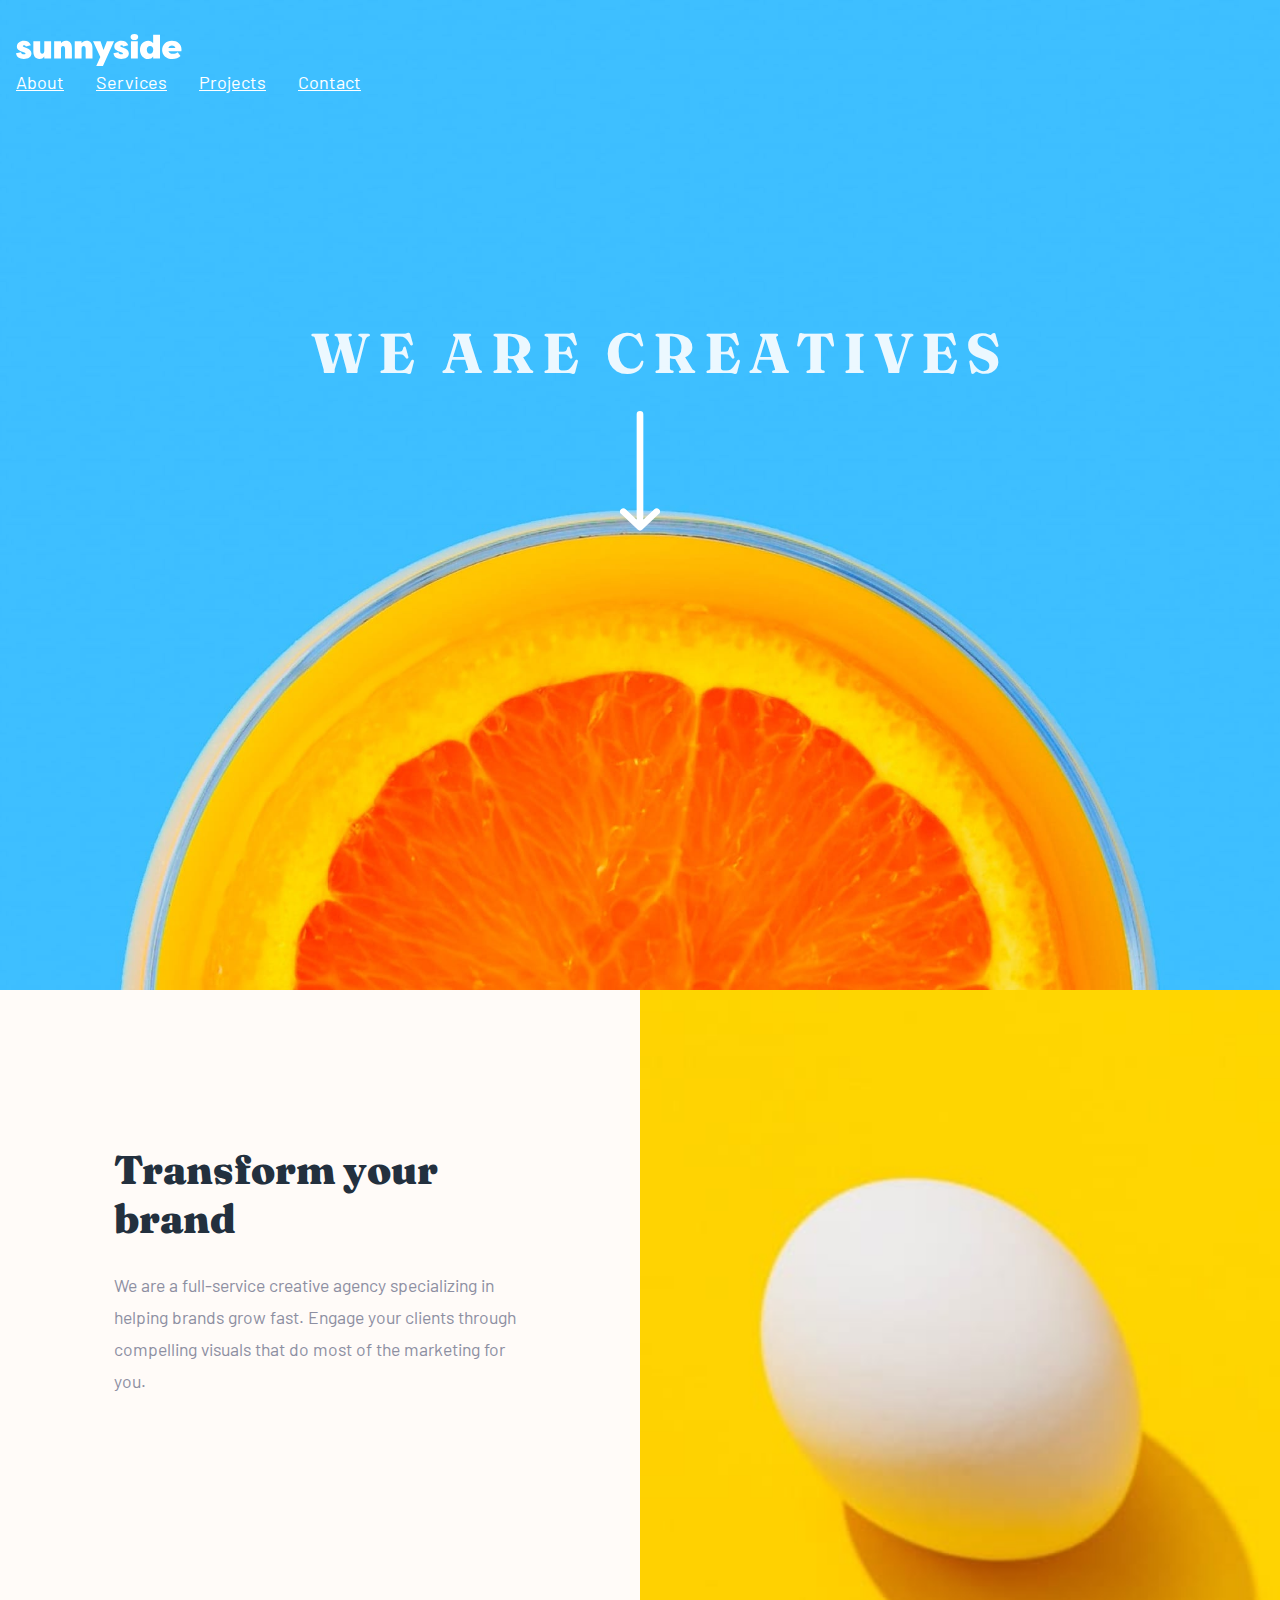
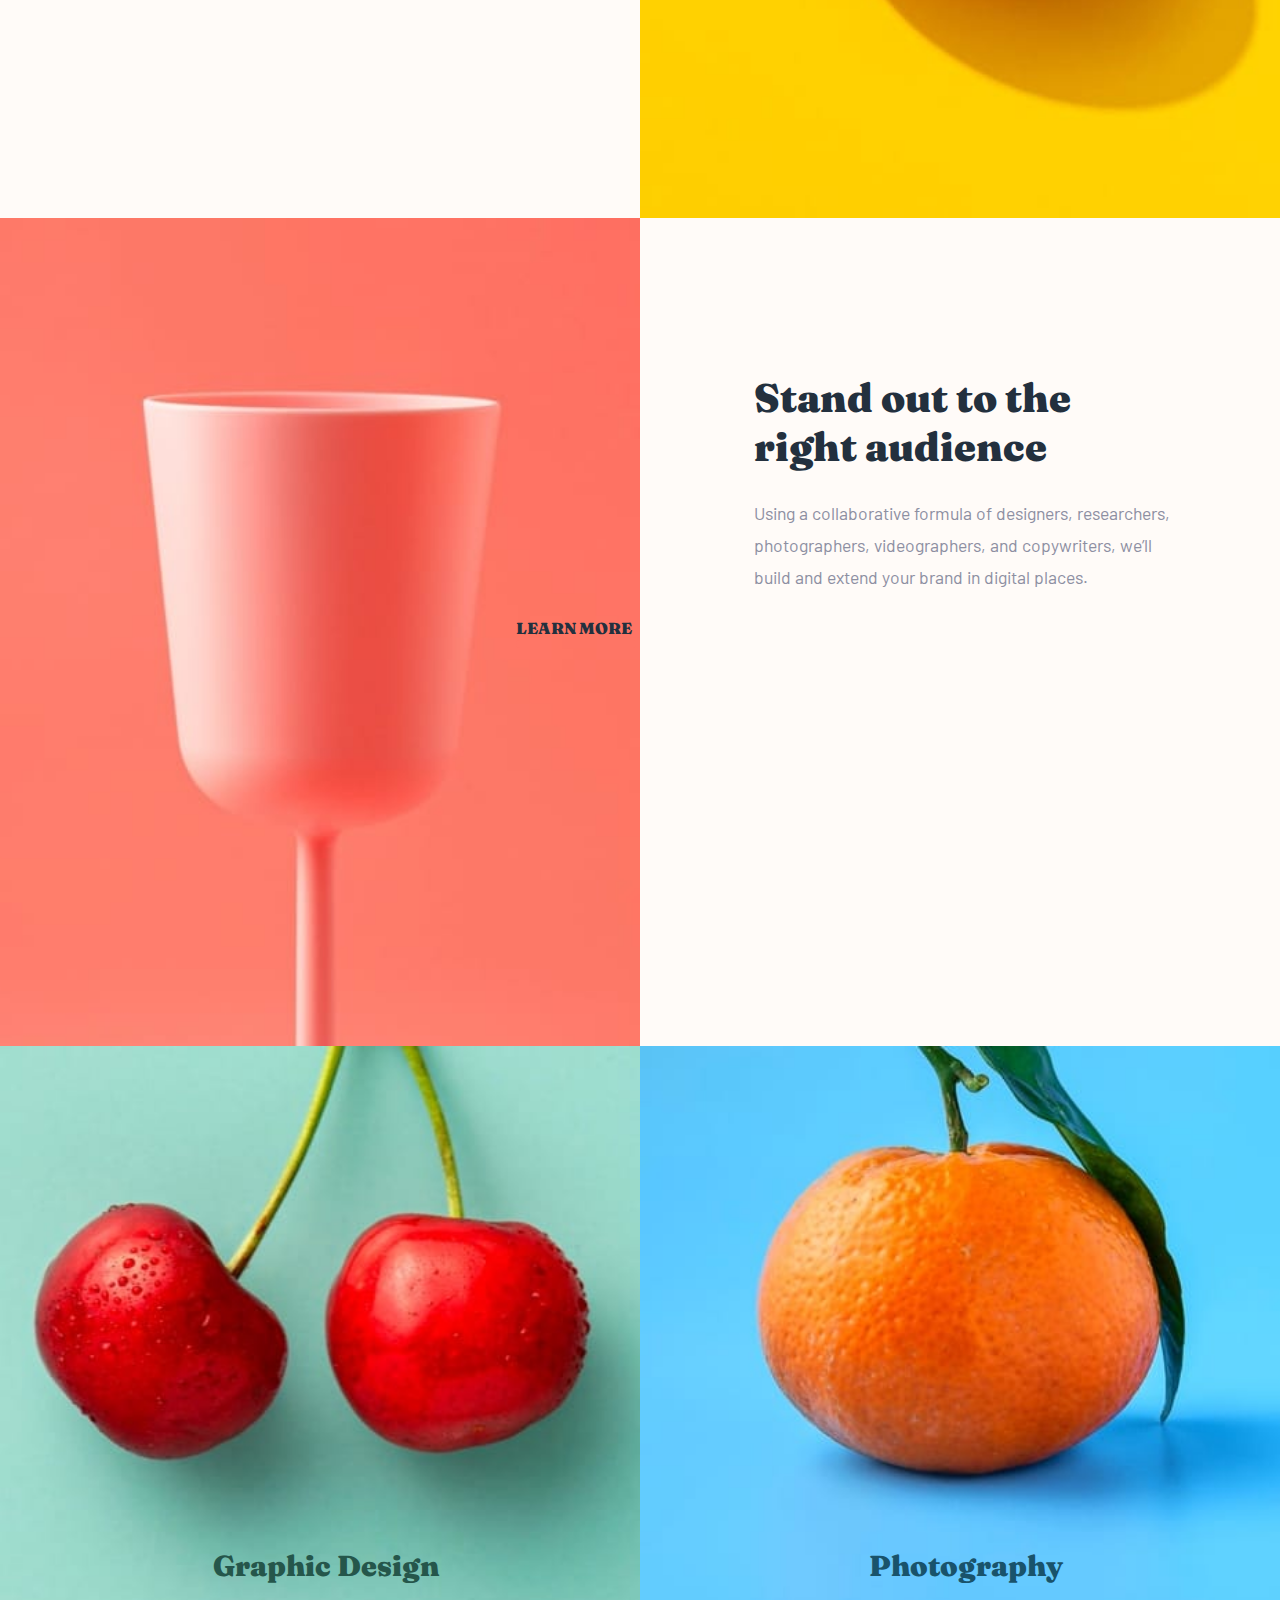
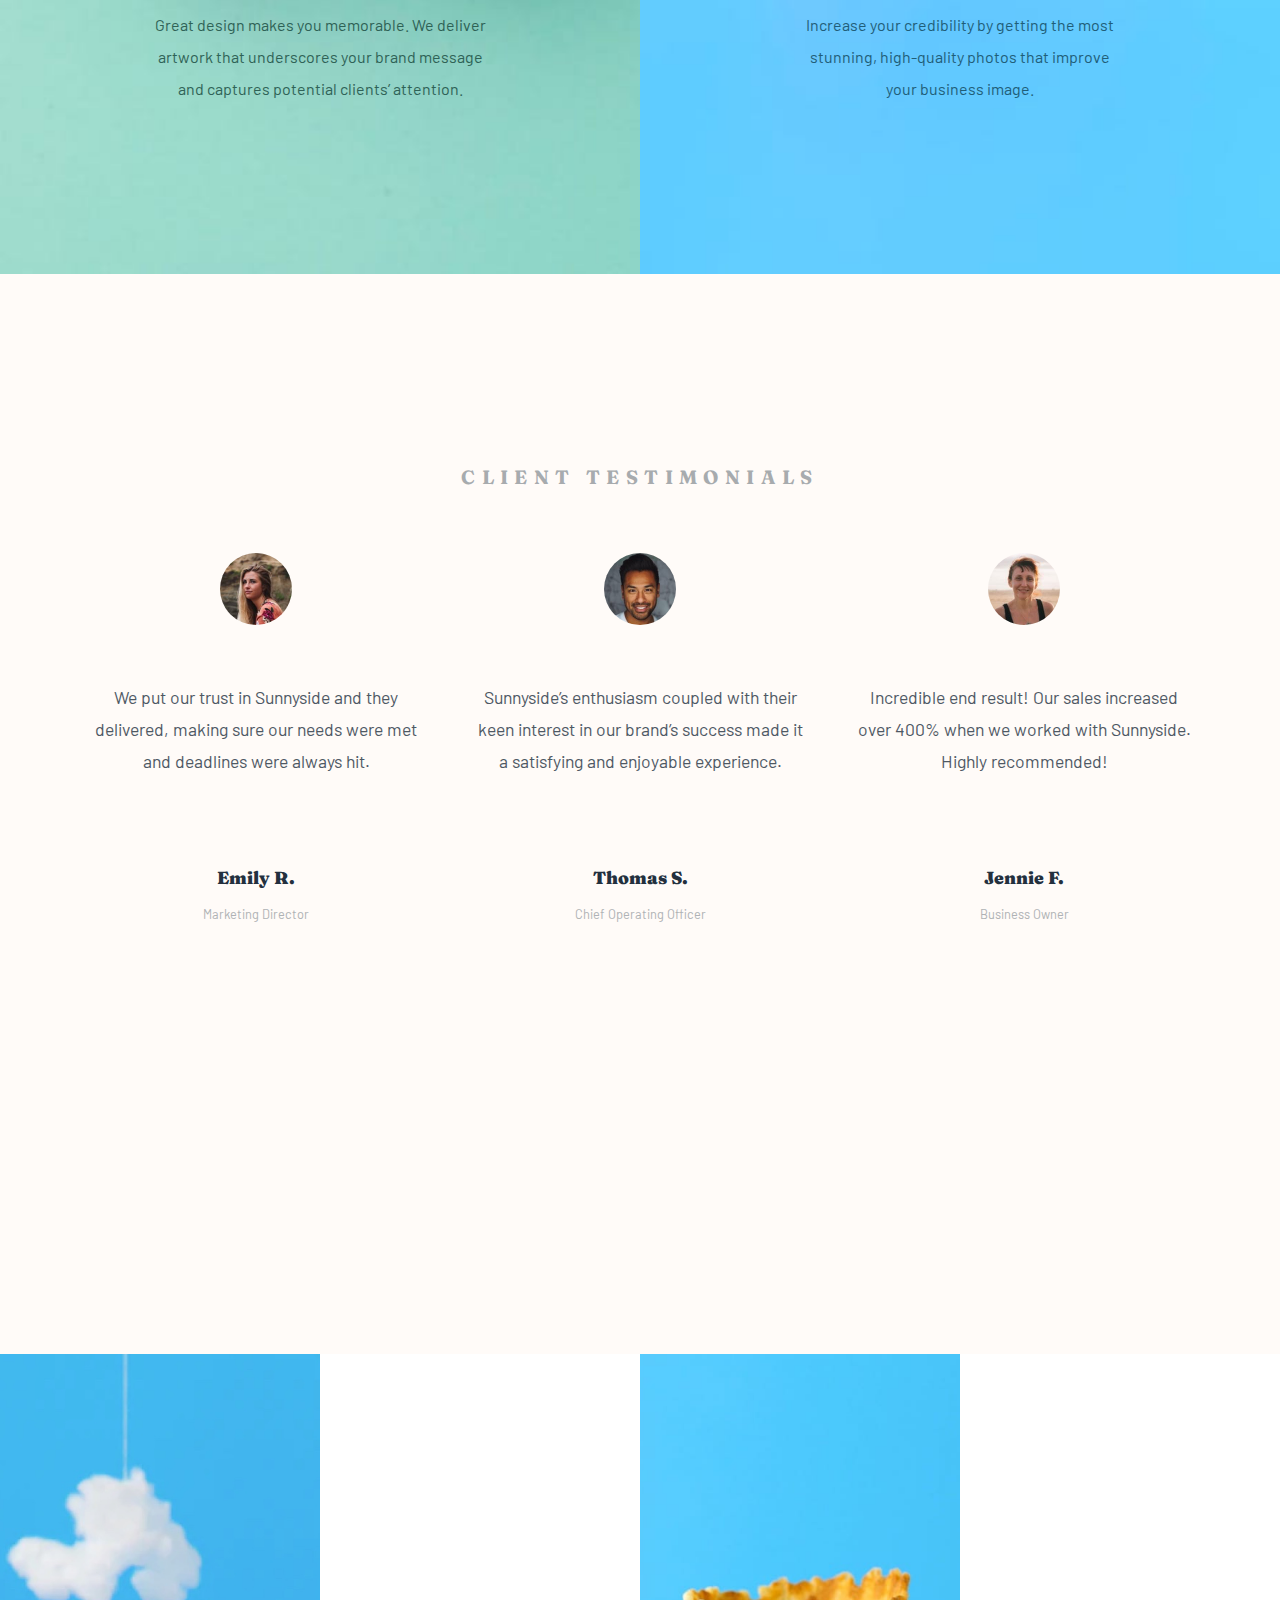
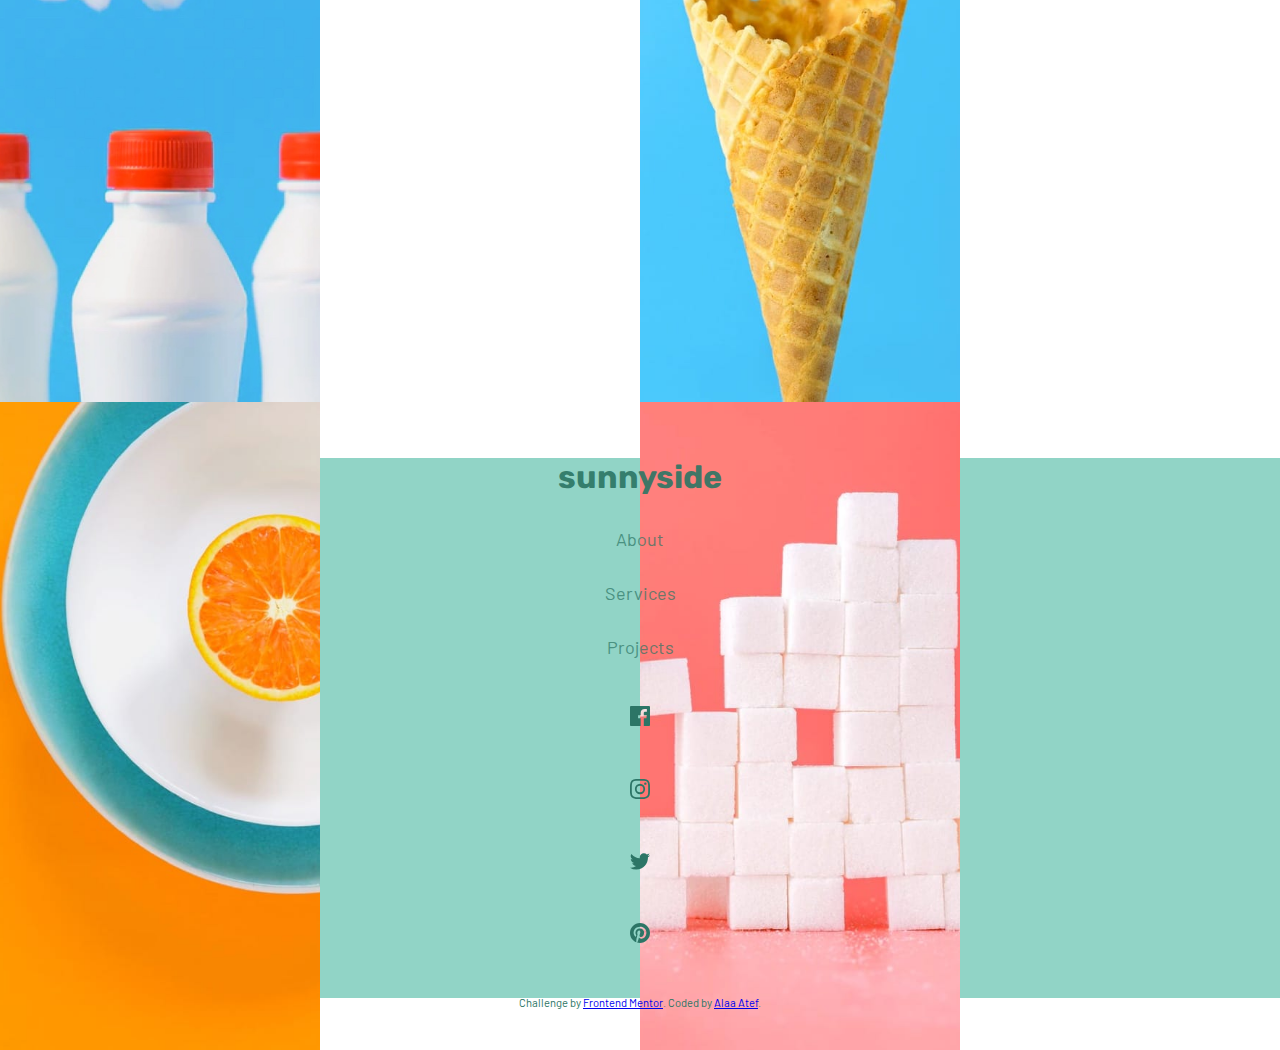
<file: index.html>
<!DOCTYPE html>
<html lang="en">
  <head>
    <meta charset="UTF-8" />
    <meta name="viewport" content="width=device-width, initial-scale=1.0" />
    <!-- displays site properly based on user's device -->

    <link
      rel="icon"
      type="image/png"
      sizes="32x32"
      href="images/favicon-32x32.png"
    />

    <title>Frontend Mentor | Sunnyside agency landing page</title>
    <!-- Bootstrap -->
    <link
      href="https://cdn.jsdelivr.net/npm/bootstrap@5.1.1/dist/css/bootstrap.min.css"
      rel="stylesheet"
      integrity="sha384-F3w7mX95PdgyTmZZMECAngseQB83DfGTowi0iMjiWaeVhAn4FJkqJByhZMI3AhiU"
      crossorigin="anonymous"
    />
    <!-- Jquery -->
    <script src="https://ajax.googleapis.com/ajax/libs/jquery/3.6.0/jquery.min.js"></script>
    <script src="https://maxcdn.bootstrapcdn.com/bootstrap/3.4.1/js/bootstrap.min.js"></script>
    <link rel="stylesheet" href="style.css" />
  </head>
  <body>
    <header class="container-fluid">
      <nav class="navbar d-flex">
        <img src="images/logo.svg" alt="logo" class="logo" />
        <ul class="nav-menu">
          <li class="nav-item">
            <a href="#" class="nav-link">About</a>
          </li>
          <li class="nav-item">
            <a href="#" class="nav-link">Services</a>
          </li>
          <li class="nav-item">
            <a href="#" class="nav-link">Projects</a>
          </li>
          <li class="nav-item">
            <a href="#" class="nav-link">Contact</a>
          </li>
        </ul>
        <div class="d-flex">
          <img id="hamburger" src="images/icon-hamburger.svg" alt="">
        </div>
        
      </nav>
      
      <div class="h1-and-arrow">
        <h1>We are creatives</h1>
        <img
          src="images/icon-arrow-down.svg"
          alt="arrow down icon"
          class="arrow"
        />
      </div>
    </header>
    <main>
      <div class="flex-container container-fluid d-flex">
        <div class="grid-container">
          <div class="flex-row flex-one img-fluid flex-img grid-one grid-item"></div>
          <div class="flex-row flex-two flex-text soft-red-bg grid-two grid-item">
            <div class="d-flex text">
              <h2>Transform your brand</h2>
              <p>
                We are a full-service creative agency specializing in helping
                brands grow fast. Engage your clients through compelling visuals
                that do most of the marketing for you.
              </p>
              <a href="#" class="underlined">Learn more</a>
            </div>
          </div>
          <div class="flex-row flex-three img-fluid flex-img grid-three grid-item"></div>
          <div class="flex-row flex-four flex-text soft-red-bg grid-four grid-item">
            <div class="d-flex text">
              <h2>Stand out to the right audience</h2>
              <p>
                Using a collaborative formula of designers, researchers,
                photographers, videographers, and copywriters, we’ll build and
                extend your brand in digital places.
              </p>
              <a href="#" class="underlined">Learn more</a>
            </div>
          </div>
          <div class="flex-row flex-five img-and-txt grid-five grid-item">
            <div class="d-flex text">
              <h2>Graphic design</h2>
              <p>
                Great design makes you memorable. We deliver artwork that
                underscores your brand message and captures potential clients’
                attention.
              </p>
        </div>
          </div>
        <div class="flex-row flex-six img-and-txt grid-six grid-item">
          <div class="d-flex text">
              <h2>Photography</h2>
              <p>
                Increase your credibility by getting the most stunning,
                high-quality photos that improve your business image.
              </p>
        </div>
        </div>
      </div>

      <div class="client-test container-fluid soft-red-bg">
        <h3>Client testimonials</h3>
        <div class="client-test-container d-flex">
          <div class="flex-item emily">
            <div class="img-container"><div class="img"></div></div>

            <p class="text">
              We put our trust in Sunnyside and they delivered, making sure our
              needs were met and deadlines were always hit.
            </p>
            <h4 class="name">Emily R.</h4>
            <p class="title">Marketing Director</p>
          </div>

          <div class="flex-item thomas">
            <div class="img-container"><div class="img"></div></div>
            <p class="text">
              Sunnyside’s enthusiasm coupled with their keen interest in our
              brand’s success made it a satisfying and enjoyable experience.
            </p>
            <h4 class="name">Thomas S.</h4>
            <p class="title">Chief Operating Officer</p>
          </div>
          <div class="flex-item jennie">
            <div class="img-container"><div class="img"></div></div>
            <p class="text">
              Incredible end result! Our sales increased over 400% when we
              worked with Sunnyside. Highly recommended!
            </p>
            <h4 class="name">Jennie F.</h4>
            <p class="title">Business Owner</p>
          </div>
        </div>
      </div>
      <div class="pics-container container-fluid">
        <div class="row">
          <div class="pic pic-one col-*-*"></div>
        <div class="pic pic-two col-*-*"></div>
        </div>
        <div class="row">
          <div class="pic pic-three col-*-*"></div>
        <div class="pic pic-four col-*-*"></div>
        </div>
      </div>
    </main>
    <footer>
    <div class="d-flex flex-column">
      <div class="footer-logo"><h1 class="font-weight-bold display-3 owner">sunnyside</h1></div>
      <div class="container d-inline-flex align-items-center justify-content-center footer-center-row">
        <div class="footer-center-item">About</div>
        <div class="footer-center-item">Services</div>
        <div class="footer-center-item">Projects</div>
      </div>
      <div class="container contact d-flex flex-row">
        <div class="icon fb"> <img src="images/icon-facebook.svg" alt="facebook" class="ic"></div>
        <div class="icon insta"><img src="images/icon-instagram.svg" alt="instagram" class="ic"> </div>
        <div class="icon twitter"><img src="images/icon-twitter.svg" alt="twitter" class="ic"></div>
        <div class="icon pinterest"><img src="images/icon-pinterest.svg" alt="pinterest" class="ic"></div>
      </div>
      

    <div class="attribution">
      Challenge by
      <a href="https://www.frontendmentor.io?ref=challenge" target="_blank"
        >Frontend Mentor</a
      >. Coded by <a href="#">Alaa Atef</a>.
    </div>
    </div>  
    </footer>
  </body>
  <script src="app.js"></script>
</html>
</file>
<file: style.css>
@import url('https://fonts.googleapis.com/css2?family=Barlow:wght@600&family=Fraunces:wght@700;900&display=swap');
@import url('https://fonts.googleapis.com/css2?family=Lato:wght@900&display=swap');
@import url('https://fonts.googleapis.com/css2?family=Rubik:wght@800&display=swap');
* {
  -webkit-box-sizing: border-box;
  box-sizing: border-box;
  margin: 0px;
  padding: 0px;
}

body {
  margin: 0px;
  padding: 0%;
  font-family: 'Fraunces', serif;
  font-size: 18px;
}

header {
  padding: 0%;
  height: 92vh;
  color: white;
  background: url(images/mobile/image-header.jpg) center no-repeat;
  background-size: cover;
}

header .navbar {
  padding-top: 2vh;
  margin: 0px;
}

header .navbar .logo {
  margin: 1rem auto auto 1rem;
  width: 30vw;
}

header .nav-item {
  display: none;
}

header .h1-and-arrow {
  text-align: center;
}

header .h1-and-arrow h1 {
  text-align: center;
  font-family: 'Fraunces', serif;
  text-transform: uppercase;
  font-size: 2.5rem;
  margin-top: 20vh;
  letter-spacing: 0.5rem;
  opacity: 0.9;
}

header .h1-and-arrow .arrow {
  height: 7.1rem;
  width: 2.3rem;
  margin-top: 1.5rem;
}

#hamburger {
  display: none;
  cursor: pointer;
}

.active::before {
  content: '';
  position: absolute;
  right: 0%;
  top: -6%;
  width: 0;
  height: 0;
  border-right: 20px solid #fffbf8;
  border-bottom: 20px solid transparent;
  -webkit-transform: rotate(90deg);
  transform: rotate(90deg);
}

.active {
  display: block;
  -webkit-box-orient: vertical;
  -webkit-box-direction: normal;
  -ms-flex-direction: column;
  flex-direction: column;
  font-size: 1.2rem;
  font-family: 'Barlow', sans-serif;
  list-style: none;
  position: fixed;
  top: 15%;
  right: 7.5%;
  text-align: center;
  font-weight: bolder;
  background-color: #fffbf8;
  width: 85%;
  height: 50vh;
  padding: 4vh 0vh 0vh 0vh;
  -webkit-box-pack: center;
  -ms-flex-pack: center;
  justify-content: center;
  -webkit-box-align: center;
  -ms-flex-align: center;
  align-items: center;
  -webkit-transition: all 0.5s ease;
  transition: all 0.5s ease;
  z-index: 10;
}

.active .nav-item {
  display: block;
  height: 22%;
}

.active .nav-item .nav-link {
  -webkit-transition: all 0.5s ease;
  transition: all 0.5s ease;
  margin: auto;
  color: #818498;
  width: 40%;
  height: 70%;
  -ms-grid-column-align: center;
  justify-self: center;
}

.active .nav-item .nav-link:hover {
  background: #fad400;
  border-radius: 25px;
  font-family: 'Fraunces', serif;
  text-transform: uppercase;
  color: #23303e;
  font-size: 1rem;
}

main .flex-container {
  color: #23303e;
  height: auto;
  -webkit-box-orient: vertical;
  -webkit-box-direction: normal;
  -ms-flex-direction: column;
  flex-direction: column;
  padding: 0%;
}

main .flex-container .flex-row {
  font-size: 0.5rem;
  height: 50vh;
  display: block;
  width: 100%;
}

main .flex-container .flex-one {
  background: url(images/mobile/image-transform.jpg) center/cover no-repeat;
}

main .flex-container .flex-text {
  height: 71vh;
}

main .flex-container .img-and-txt {
  text-align: center;
  height: 100vh;
}

main .flex-container .img-and-txt .text {
  position: relative;
  top: 50%;
  padding-right: 0%;
  padding-left: 0%;
}

main .flex-container .img-and-txt .text h2 {
  margin-top: 2rem;
  font-size: 1.6rem;
  text-transform: capitalize;
}

main .flex-container .img-and-txt .text p {
  line-height: 1.5rem;
  font-size: 1rem;
  margin: 1.5rem 1rem auto 1rem;
}

main .flex-container .flex-two .text .underlined::after {
  background: #fad400;
}

main .flex-container .flex-three {
  background: url(images/mobile/image-stand-out.jpg) center/cover no-repeat;
}

main .flex-container .flex-four .text .underlined::after {
  background: #fe7867;
}

main .flex-five {
  background: url(images/mobile/image-graphic-design.jpg) center/cover no-repeat;
  color: #25564b;
}

main .flex-five .text p {
  color: #25564b;
}

main .flex-six {
  background: url(images/mobile/image-photography.jpg) center/cover no-repeat;
}

main .flex-six .text {
  color: #19536b;
}

main .flex-six .text p {
  color: #19536b;
}

main .text {
  -webkit-box-orient: vertical;
  -webkit-box-direction: normal;
  -ms-flex-direction: column;
  flex-direction: column;
  padding: 2.5rem 1.5rem 0rem 1.5rem;
  text-align: center;
  -webkit-box-pack: center;
  -ms-flex-pack: center;
  justify-content: center;
  -webkit-box-align: center;
  -ms-flex-align: center;
  align-items: center;
}

main .text h2 {
  margin-top: 1.5rem;
  font-size: 2rem;
  font-weight: 900;
}

main .text p {
  margin-top: 1rem;
  font-family: 'Barlow', sans-serif;
  font-size: 1.1rem;
  line-height: 2rem;
  opacity: 0.9;
  color: #818498;
}

main .text .underlined {
  text-decoration: none;
  color: #23303e;
  text-transform: uppercase;
  font-size: 1rem;
  font-weight: 900;
}

main .text .underlined::after {
  content: '';
  display: block;
  position: absolute;
  width: 7.5rem;
  height: 0.5rem;
  margin-top: -0.5rem;
  -ms-flex-item-align: center;
  -ms-grid-row-align: center;
  align-self: center;
  opacity: 0.3;
  border-radius: 9px;
}

main .soft-red-bg {
  background: #fffbf8;
}

main .client-test {
  margin: auto;
  padding-top: 3.5rem;
  text-align: center;
  -webkit-box-pack: justify;
  -ms-flex-pack: justify;
  justify-content: space-between;
  color: #818498;
  height: auto;
}

main .client-test h3 {
  font-size: 1rem;
  text-transform: uppercase;
  color: #a7abae;
  letter-spacing: 0.2rem;
}

main .client-test .client-test-container {
  -webkit-box-orient: vertical;
  -webkit-box-direction: normal;
  -ms-flex-direction: column;
  flex-direction: column;
}

main .client-test .client-test-container .flex-item {
  font-family: 'Barlow', sans-serif;
  width: 100%;
  margin-top: 4rem;
  margin-bottom: 3rem;
}

main .client-test .client-test-container .flex-item .img-container {
  text-align: center;
  display: -webkit-inline-box;
  display: -ms-inline-flexbox;
  display: inline-flex;
  -webkit-box-align: center;
  -ms-flex-align: center;
  align-items: center;
  -webkit-box-pack: center;
  -ms-flex-pack: center;
  justify-content: center;
  margin-bottom: 1rem;
}

main .client-test .client-test-container .flex-item .img-container .img {
  width: 4.5rem;
  height: 4.5rem;
  border-radius: 50%;
}

main .client-test .client-test-container .flex-item h4 {
  font-weight: 900;
  font-family: 'Fraunces', serif;
  color: #23303e;
}

main .client-test .client-test-container .flex-item .title {
  color: #a7abae;
  font-size: 0.9rem;
  opacity: 0.7;
}

main .client-test .client-test-container .emily .img {
  background: url(images/image-emily.jpg) no-repeat center/cover;
}

main .client-test .client-test-container .thomas .img {
  background: url(images/image-thomas.jpg) no-repeat center/cover;
}

main .client-test .client-test-container .jennie .img {
  background: url(images/image-jennie.jpg) no-repeat center/cover;
}

main .pics-container .pic {
  height: 33vh;
  width: 50%;
}

main .pics-container .pic-one {
  background: url(images/mobile/image-gallery-milkbottles.jpg) no-repeat
    center/cover;
}

main .pics-container .pic-two {
  background: url(images/mobile/image-gallery-orange.jpg) no-repeat center/cover;
}

main .pics-container .pic-three {
  background: url(images/mobile/image-gallery-cone.jpg) no-repeat center/cover;
}

main .pics-container .pic-four {
  background: url(images/mobile/image-gallery-sugar-cubes.jpg) no-repeat
    center/cover;
}

footer {
  height: 60vh;
  background: #91d4c6;
  text-align: center;
  color: #2c7564;
}

footer .footer-logo h1 {
  font-family: 'Rubik', sans-serif;
  opacity: 0.9;
  font-size: 2rem;
  margin-top: 3.5rem;
}

footer .footer-center-row {
  font-family: 'Barlow', sans-serif;
  opacity: 0.7;
}

footer .footer-center-row .footer-center-item {
  margin: 2rem;
  cursor: pointer;
}

footer .contact {
  -webkit-box-align: center;
  -ms-flex-align: center;
  align-items: center;
  -webkit-box-pack: center;
  -ms-flex-pack: center;
  justify-content: center;
  margin: 3rem auto auto auto;
}

footer .contact .icon {
  margin: auto 1.1rem 3rem 1.1rem;
  cursor: pointer;
}

footer .attribution {
  font-size: 0.7rem;
  font-family: 'Barlow', sans-serif;
}

@media only screen and (max-width: 768px) {
  #hamburger {
    display: block;
  }
}

@media only screen and (min-width: 320px) {
  header {
    height: 75vh;
  }
  header .h1-and-arrow {
    padding-top: 0%;
    margin-top: -7vh;
  }
  header .h1-and-arrow h1 {
    font-size: 2rem;
  }
  .active::before {
    top: -4%;
  }
  .active {
    top: 10%;
  }
  main .flex-container .flex-text {
    height: 80vh;
  }
  main .flex-container .img-and-txt {
    height: 87vh;
  }
  main .pics-container .pic {
    height: 25vh;
  }
  footer {
    height: 60vh;
  }
}

@media only screen and (min-width: 375px) {
  main .flex-container .flex-text {
    height: 60vh;
  }
}

@media only screen and (min-width: 414px) {
  main .flex-container .flex-text {
    height: 60vh;
  }
  footer .footer-center-item {
    margin: auto;
  }
}

@media only screen and (min-width: 600px) {
  header .h1-and-arrow {
    padding-top: 0%;
    margin-top: 25vh;
  }
  header h1 {
    margin-right: 2vw;
    margin-left: 5vw;
  }
  main .flex-container .text h2 {
    font-size: 3rem;
  }
  main .flex-container .text p {
    font-size: 1.5rem;
    line-height: 2.5rem;
  }
  main .flex-container .flex-text {
    height: 55vh;
  }
  main .flex-container .img-and-txt {
    height: 85vh;
  }
  main .flex-container .img-and-txt .text h2 {
    font-size: 3rem;
  }
  main .flex-container .img-and-txt .text p {
    font-size: 1.5rem;
    line-height: 2.5rem;
  }
  main .pics-container .pic {
    height: 25vh;
  }
  main .client-test p {
    font-size: 1.5rem;
  }
  main .client-test .client-test-container .flex-item .title {
    font-size: 1.5rem;
  }
}

@media only screen and (min-width: 800px) {
  header {
    height: 110vh;
    background: url(images/desktop/image-header.jpg) no-repeat center top/cover;
  }
  header .navbar .logo {
    width: 13vw;
  }
  header .navbar .nav-menu {
    display: -webkit-box;
    display: -ms-flexbox;
    display: flex;
    font-family: 'Barlow', sans-serif;
  }
  header .navbar .nav-menu .nav-item {
    display: block;
  }
  header .navbar .nav-menu .nav-item .nav-link {
    -webkit-transition: all 0.5s ease-in;
    transition: all 0.5s ease-in;
    margin: 1rem;
    color: #818498;
    -ms-grid-column-align: center;
    justify-self: center;
    color: white;
  }
  header .navbar .nav-menu .nav-item .nav-link:hover {
    background: white;
    border-radius: 25px;
    font-family: 'Fraunces', serif;
    text-transform: uppercase;
    color: #23303e;
    font-size: 1rem;
  }
  header .h1-and-arrow h1 {
    font-size: 3.5rem;
  }
  header .h1-and-arrow .arrow {
    width: 2.5rem;
    height: 7.5rem;
  }
  main .grid-container {
    display: -ms-grid;
    display: grid;
    -ms-grid-columns: 50% 50%;
    grid-template-columns: 50% 50%;
    -ms-grid-rows: auto auto auto;
    grid-template-rows: auto auto auto;
  }
  main .grid-container .grid-item {
    height: 92vh;
  }
  main .grid-container .grid-item .text {
    text-align: start;
  }
  main .grid-container .grid-item .text h2 {
    margin: 9vw 6vw 2vw 7vw;
    font-size: 2.5rem;
  }
  main .grid-container .grid-item .text p {
    font-size: 1.1rem;
    margin: auto 6vw 2vw 7vw;
    line-height: 2rem;
  }
  main .grid-container .grid-item .text .underlined {
    position: relative;
    right: 25%;
  }
  main .grid-container .img-and-txt .text {
    text-align: center;
  }
  main .grid-container .img-and-txt .text h2 {
    font-size: 1.8rem;
    margin-top: 3rem;
  }
  main .grid-container .img-and-txt .text p {
    font-size: 1rem;
    margin-left: 12vw;
    margin-right: 12vw;
  }
  main .grid-container .grid-one {
    -ms-grid-row: 1;
    grid-row: 1/1;
    -ms-grid-column: 2;
    grid-column: 2/2;
    background: url(images/desktop/image-transform.jpg) no-repeat center/cover;
  }
  main .grid-container .grid-two {
    -ms-grid-row: 1;
    grid-row: 1/1;
    -ms-grid-column: 1;
    grid-column: 1/1;
  }
  main .grid-container .grid-three {
    -ms-grid-row: 2;
    grid-row: 2/2;
    -ms-grid-column: 1;
    grid-column: 1/1;
    background: url(images/desktop/image-stand-out.jpg) no-repeat center/cover;
  }
  main .grid-container .grid-four {
    -ms-grid-row: 2;
    grid-row: 2/2;
    -ms-grid-column: 2;
    grid-column: 2/2;
  }
  main .grid-container .grid-five {
    -ms-grid-row: 3;
    grid-row: 3/3;
    -ms-grid-column: 1;
    grid-column: 1/1;
    background: url(images/desktop/image-graphic-design.jpg) no-repeat
      center/cover;
  }
  main .grid-container .grid-six {
    -ms-grid-row: 3;
    grid-row: 3/3;
    -ms-grid-column: 2;
    grid-column: 2/2;
    background: url(images/desktop/image-photography.jpg) no-repeat center/cover;
  }
  main .client-test {
    height: 120vh;
  }
  main .client-test h3 {
    font-size: 1.2rem;
    letter-spacing: 0.4rem;
    margin-top: 15vh;
  }
  main .client-test .client-test-container {
    display: -webkit-box;
    display: -ms-flexbox;
    display: flex;
    -webkit-box-orient: horizontal;
    -webkit-box-direction: normal;
    -ms-flex-direction: row;
    flex-direction: row;
    text-align: center;
    -webkit-box-pack: center;
    -ms-flex-pack: center;
    justify-content: center;
  }
  main .client-test .client-test-container .flex-item {
    width: 30%;
  }
  main .client-test .client-test-container .flex-item .text {
    font-size: 1.1rem;
    color: #23303e;
    opacity: 0.8;
    margin-bottom: 10vh;
    line-height: 2rem;
  }
  main .client-test .client-test-container .flex-item .name {
    font-size: 1.1rem;
    margin-bottom: 2vh;
  }
  main .client-test .client-test-container .flex-item .title {
    font-size: 0.8rem;
    opacity: 0.9;
  }
  .pics-container {
    display: -webkit-box;
    display: -ms-flexbox;
    display: flex;
    -webkit-box-orient: horizontal;
    -webkit-box-direction: normal;
    -ms-flex-direction: row;
    flex-direction: row;
    height: 72vh;
  }
  .pics-container .row {
    width: 53%;
    height: 100%;
  }
  .pics-container .row .pic {
    height: 100%;
    width: 50%;
  }
  .pics-container .row .pic-one {
    background: url(images/desktop/image-gallery-milkbottles.jpg) no-repeat
      center/cover;
  }
  .pics-container .row .pic-two {
    background: url(images/desktop/image-gallery-orange.jpg) no-repeat
      center/cover;
  }
  .pics-container .row .pic-three {
    background: url(images/desktop/image-gallery-cone.jpg) no-repeat
      center/cover;
  }
  .pics-container .row .pic-four {
    background: url(images/desktop/image-gallery-sugarcubes.jpg) no-repeat
      center/cover;
  }
}
/*# sourceMappingURL=style.css.map */
</file>
